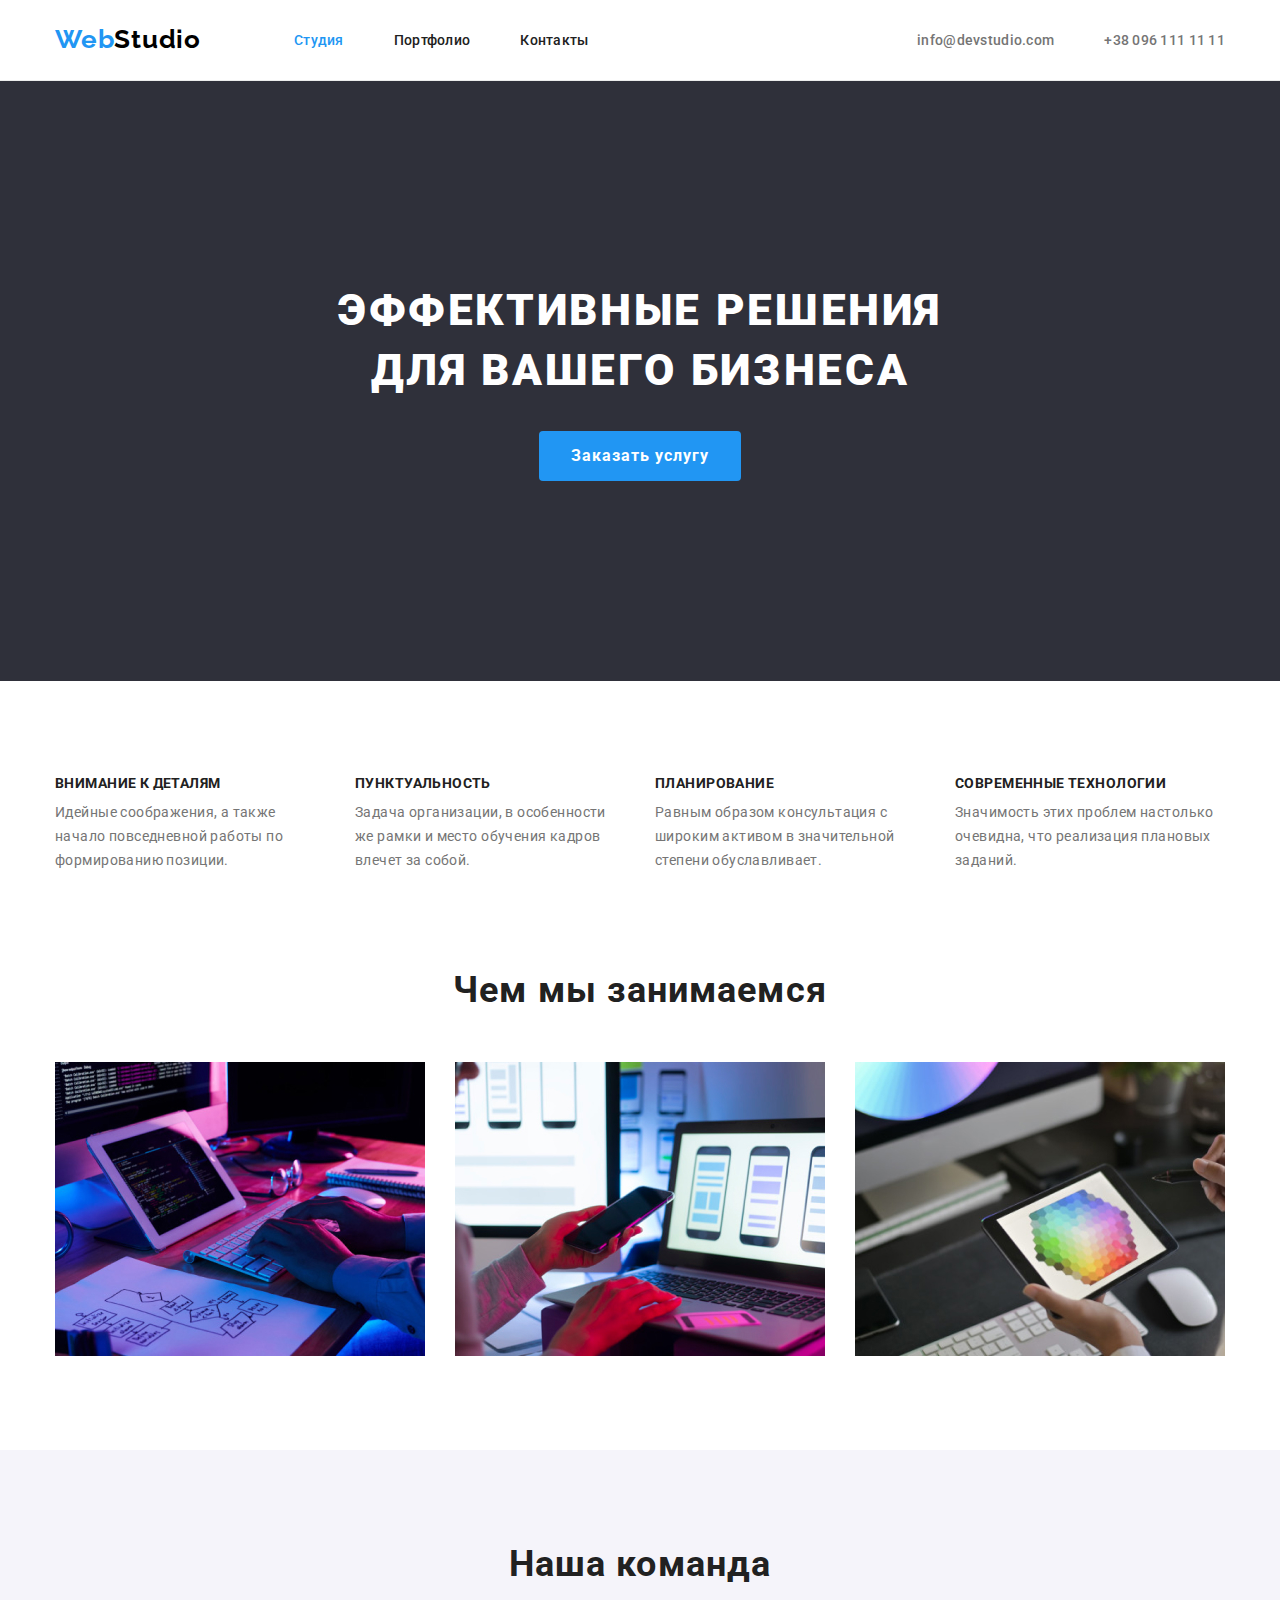
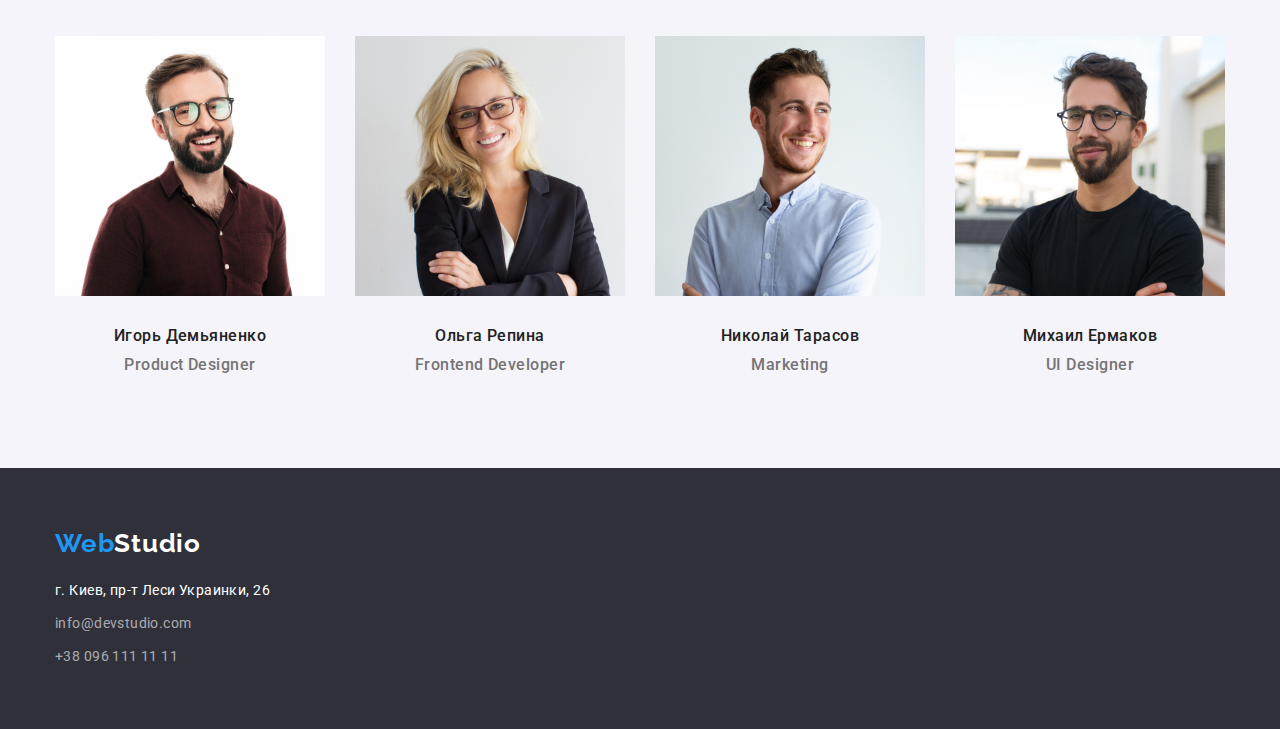
<file: index.html>
<!DOCTYPE html>
<html lang="ru">
  <head>
    <meta charset="UTF-8" />
    <meta name="viewport" content="width=device-width, initial-scale=1.0" />
    <title>WebStudio</title>
    <!--1-внешняя сылка на нормализацию стилей -->
    <link rel="stylesheet"
    href=https://cdnjs.cloudflare.com/ajax/libs/modern-normalize/1.0.0/modern-normalize.css>
    <!--2-внешняя ссылка на стили шрифтов Google-->
    <link rel="preconnect" href="https://fonts.gstatic.com" />
    <link
      href="https://fonts.googleapis.com/css2?family=Raleway:wght@700&family=Roboto:wght@400;500;700;900&display=swap"
      rel="stylesheet"
    />
    <!--3-ссылка на таблицы стилей в даном проекте-->
    <link rel="stylesheet" href="./css/styles.css" />
  </head>

  <body>
      <!--------ШАПКА------->
      <header class="header">
<div class="container">
        <a class="logo" href="/"><span>Web</span>Studio </a>
        <nav class="navigation">
          <ul class="site-nav">
            <li class="list-site">
              <a class="nav nav is-current" href="#">Студия</a>
            </li>
            <li class="list-site">
              <a class="nav" href="./portfolio.html">Портфолио</a>
            </li>
            <li class="list-site">
              <a class="nav" href="#">Контакты</a>
            </li>
          </ul>
        </nav>
        <ul class="adress-header">
          <li>
            <a class="nav-mail" href="mailto:info@devstudio.com"
              >info@devstudio.com</a
            >
          </li>
          <li>
            <address>
              <a class="nav-phone" href="tel:+380961111111"
                >+38 096 111 11 11</a
              >
            </address>
          </li>
		  </ul>
		</div>
      </header>
      <main>
        <!-----секция 1 герой---------------->
        <section class="hero">
			  <div class="container">
				  <h1 class="hero-title">
            ЭФФЕКТИВНЫЕ РЕШЕНИЯ<br />ДЛЯ ВАШЕГО БИЗНЕСА
          </h1>
          <button class="btn-hero" type="button">Заказать услугу</button></div>
          
        </section>
        <!------секция 2 list список---------------->
        <section class="list">
			  <div class="container"> <h2 class="visually-hiden">Особенности</h2>
          <ul class="list-article">
            <li class="list-item">
              <h3 class="list-caption">ВНИМАНИЕ К ДЕТАЛЯМ</h3>
              <p class="text-list">
                Идейные соображения, а также начало повседневной работы по
                формированию позиции.
              </p>
            </li>
            <li class="list-item">
              <h3 class="list-caption">ПУНКТУАЛЬНОСТЬ</h3>
              <p class="text-list">
                Задача организации, в особенности же рамки и место обучения
                кадров влечет за собой.
              </p>
            </li>
            <li class="list-item">
              <h3 class="list-caption">ПЛАНИРОВАНИЕ</h3>
              <p class="text-list">
                Равным образом консультация с широким активом в значительной
                степени обуславливает.
              </p>
            </li>
            <li class="list-item">
              <h3 class="list-caption">СОВРЕМЕННЫЕ ТЕХНОЛОГИИ</h3>
              <p class="text-list">
                Значимость этих проблем настолько очевидна, что реализация
                плановых заданий.
              </p>
            </li>
          </ul></div>
         
        </section>
        <!---секция 3 work чем мы занимаемся-------------->
        <section class="work">
			  <div class="container"> <h2 class="work-caption">Чем мы занимаемся</h2>
          <ul class="work-list">
            <li class="work-img">
              <img
                src="./imaiges/box1.jpg"
                alt="Десктопные приложения"
                width="370"
                height="294"
              />
            </li>
            <li class="work-img">
              <img
                src="./imaiges/box2.jpg"
                alt="Мобильные приложения"
                width="370"
                height="294"
              />
            </li>
            <li class="work-img">
              <img
                src="./imaiges/box3.jpg"
                alt="Дизайнерские решения"
                width="370"
                height="294"
              />
            </li>
          </ul></div>
         
        </section>
        <!-----секция 4 command наша команда-------------->
        <section class="command">
			  <div class="container"> <h2 class="command-caption">Наша команда</h2>
          <ul class="command-list">
            <li class="command-article">
              <img
                class="command-img"
                src="./imaiges/Демьяненко.jpg"
                alt="молодой мужчина в очках и с бородой"
                width="270"
                height="260"
              />
              <h3 class="command-subject">Игорь Демьяненко</h3>
              <p class="command-text">Product Designer</p>
            </li>
            <li class="command-article">
              <img
                class="command-img"
                src="./imaiges/Репина.jpg"
                alt="молодая женщина в очках"
                width="270"
                height="260"
              />
              <h3 class="command-subject">Ольга Репина</h3>
              <p class="command-text">Frontend Developer</p>
            </li>
            <li class="command-article">
              <img
                class="command-img"
                src="./imaiges/Тарасов.jpg"
                alt="молодой мужчина с бородой"
                width="270"
                height="260"
              />
              <h3 class="command-subject">Николай Тарасов</h3>
              <p class="command-text">Marketing</p>
            </li>
            <li class="command-article">
              <img
                class="command-img"
                src="./imaiges/Ермаков.jpg"
                alt="молодой мужчина в очках и с бородой"
                width="270"
                height="260"
              />
              <h3 class="command-subject">Михаил Ермаков</h3>
              <p class="command-text">UI Designer</p>
            </li>
          </ul></div>
         
        </section>
      </main>
      <!-- ----------footer---------- -->
      <footer>
			<div class="container"><a class="logo-footer" href="/"><span>Web</span>Studio</a>
        <address class="footer">
          <p class="text-footer">г. Киев, пр-т Леси Украинки, 26</p>
          <p class="footer-mail">info@devstudio.com</p>
          <p class="footer-phone">+38 096 111 11 11</p>
        </address></div>
        
      </footer>
    </div>
  </body>
</html>
</file>
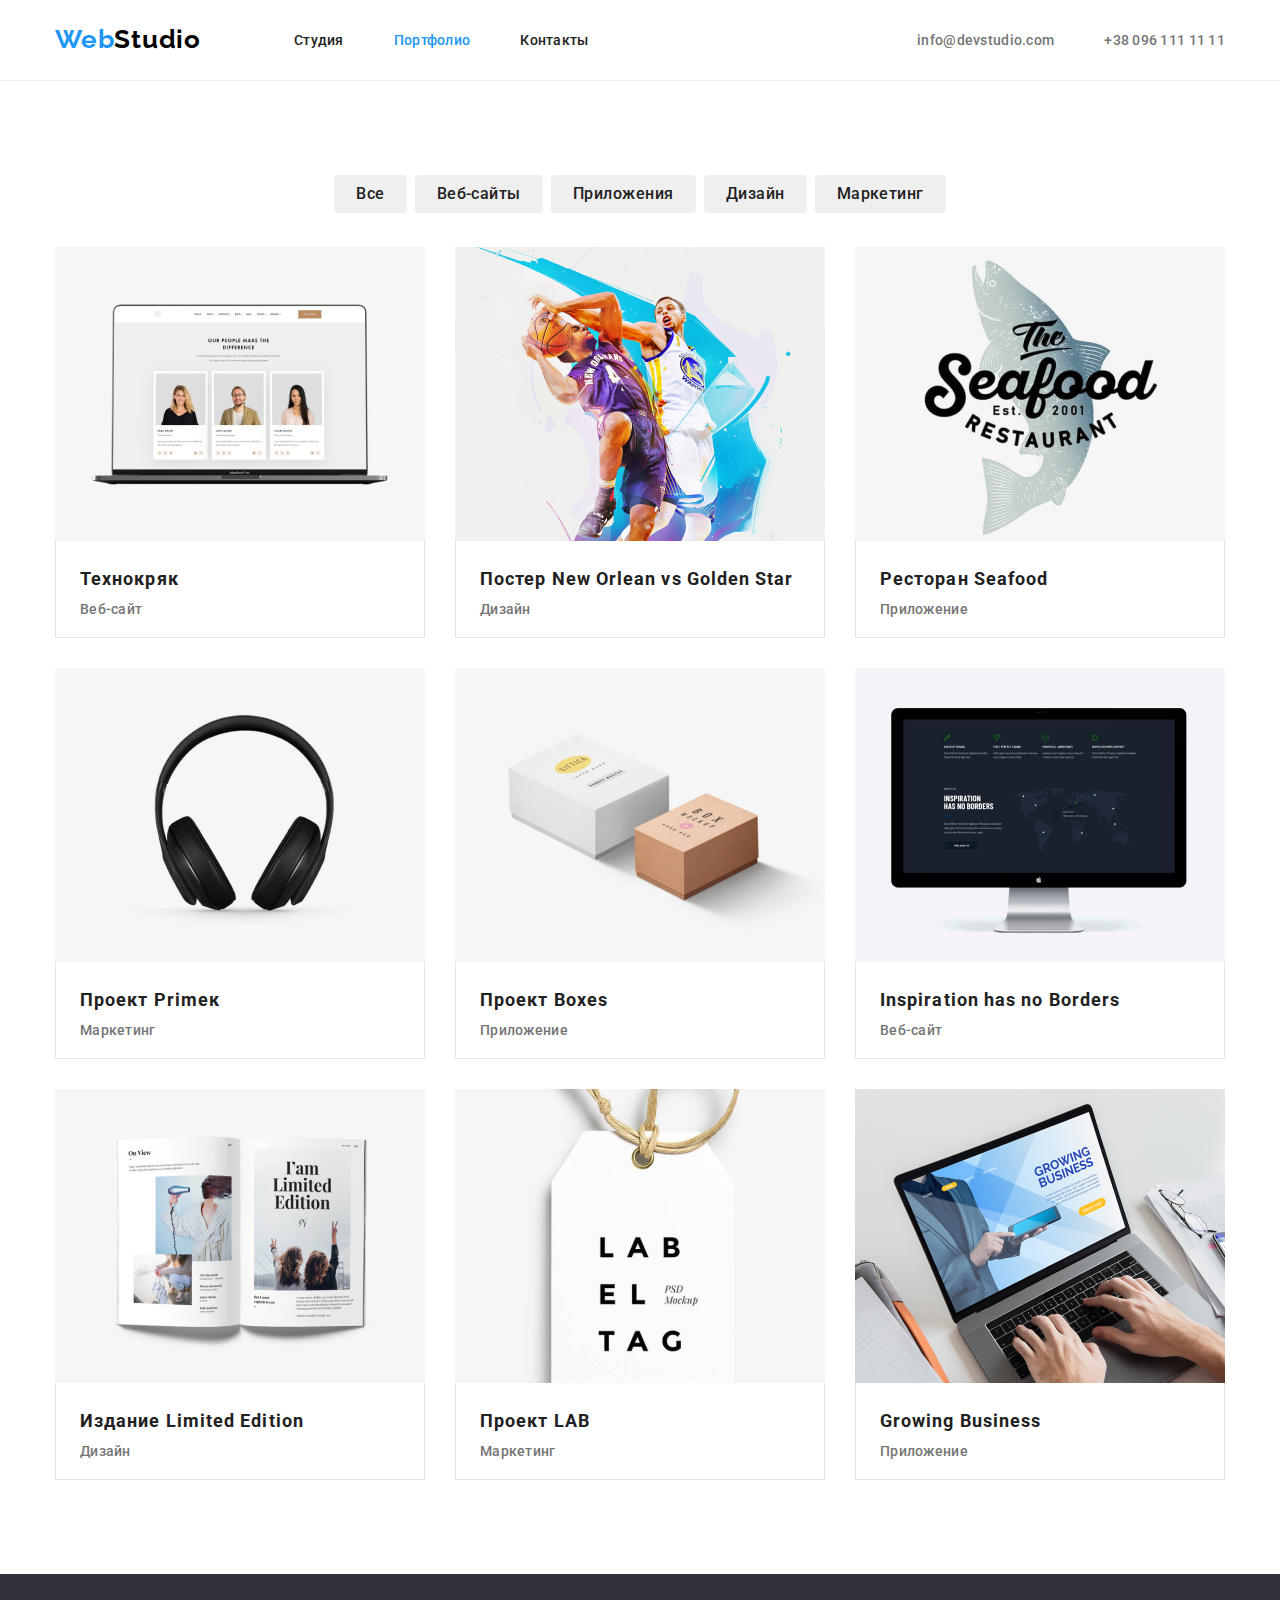
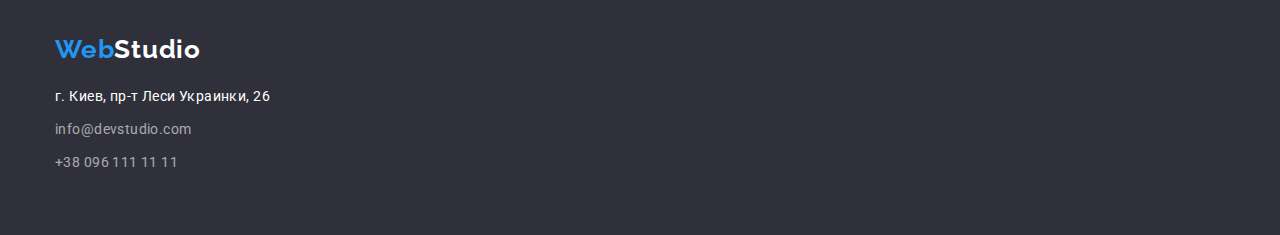
<file: portfolio.html>
<!DOCTYPE html>
<html lang="ru">
  <head>
    <meta charset="UTF-8" />
    <meta name="viewport" content="width=device-width, initial-scale=1.0" />
    <title>WebStudio</title>
    <!--1-внешняя сылка на нормализацию стилей -->
    <link rel="stylesheet"
    href=https://cdnjs.cloudflare.com/ajax/libs/modern-normalize/1.0.0/modern-normalize.css>
    <!--2-внешняя ссылка на стили шрифтов Google-->
    <link rel="preconnect" href="https://fonts.gstatic.com" />
    <link
      href="https://fonts.googleapis.com/css2?family=Raleway:wght@700&family=Roboto:wght@400;500;700;900&display=swap"
      rel="stylesheet"
    />
    <!--3-ссылка на таблицы стилей в даном проекте-->
    <link rel="stylesheet" href="./css/styles.css" />
  </head>
  <body>
      <header class="header">
			<div class="container"><a class="logo" href="/"><span>Web</span>Studio</a>
        <nav class="navigation">
          <ul class="site-nav">
            <li class="list-site">
              <a class="nav" href="./index.html">Студия</a>
            </li>
            <li class="list-site">
              <a class="nav is-current" href="#">Портфолио</a>
            </li>
            <li class="list-site">
              <a class="nav" href="#">Контакты</a>
            </li>
          </ul>
        </nav>
        <ul class="adress-header">
          <li>
            <a class="nav-mail" href="mailto:info@devstudio.com"
              >info@devstudio.com</a
            >
          </li>
          <li>
            <address>
              <a class="nav-phone" href="tel:+380961111111"
                >+38 096 111 11 11</a
              >
            </address>
          </li>
        </ul></div>
        
      </header>
      <main>
        <!-- секция единственная -->
        <section class="total">
 <!-- КНОПКИ -->
          <div class="items">
            <ul class="butons">
              <li class="button-item">
                <button class="btn" type="button">Все</button>
              </li>
              <li class="button-item">
                <button class="btn" type="button">Веб-сайты</button>
              </li>
              <li class="button-item">
                <button class="btn" type="button">Приложения</button>
              </li>
              <li class="button-item">
                <button class="btn" type="button">Дизайн</button>
              </li>
              <li class="button-item">
                <button class="btn" type="button">Маркетинг</button>
              </li>
            </ul>
			 </div>
			 
			  <div class="container">
<h1 class="visually-hiden">Наши работы</h1>
          <!-- КАРТОЧКИ -->
          <ul class="article">
            <li class="article-item">
              <img
                class="article-img"
                src="./imaiges-portfolio/технокряк.jpg"
                alt="Ноутбук с открытым сайтом"
                width="370"
                height="294"
				  />
				  <div class="item">
              <h2 class="article-caption">Технокряк</h2>
              <p class="text">Веб-сайт</p></div>
            </li>
            <li class="article-item">
              <img
                class="article-img"
                src="./imaiges-portfolio/постер.jpg"
                alt="Два соперника играют в баскетбол"
                width="370"
                height="294"
				  />
				  <div class="item">
              <h2 class="article-caption">Постер New Orlean vs Golden Star</h2>
				  <p class="text">Дизайн</p>
				</div>
            </li>
            <li class="article-item">
              <img
                class="article-img"
                src="./imaiges-portfolio/ресторан.jpg"
                alt="Эмблема ресторана"
                width="370"
                height="294"
				  />
				  <div class="item">
              <h2 class="article-caption">Ресторан Seafood</h2>
				  <p class="text">Приложение</p>
				</div>
            </li>
            <li class="article-item">
              <img
                class="article-img"
                src="./imaiges-portfolio/prime.jpg"
                alt="Беспроводные наушники"
                width="370"
                height="294"
				  />
				  <div class="item">
              <h2 class="article-caption">Проект Primeк</h2>
				  <p class="text">Маркетинг</p>
				</div>
            </li>
            <li class="article-item">
              <img
                class="article-img"
                src="./imaiges-portfolio/boxes.jpg"
                alt="Две коробки"
                width="370"
                height="294"
				  />
				  <div class="item">
              <h2 class="article-caption">Проект Boxes</h2>
              <p class="text">Приложение</p></div>
            </li>
            <li class="article-item">
              <img
                class="article-img"
                src="./imaiges-portfolio/no-Borders.jpg"
                alt="Монитор компьютера"
                width="370"
                height="294"
              /><div class="item">
              <h2 class="article-caption">Inspiration has no Borders</h2>
              <p class="text">Веб-сайт</p></div>
            </li>
            <li class="article-item">
              <img
                class="article-img"
                src="./imaiges-portfolio/Limited-Edition.jpg"
                alt="Раскрытый журнал"
                width="370"
                height="294"
              /><div class="item">
              <h2 class="article-caption">Издание Limited Edition</h2>
              <p class="text">Дизайн</p></div>
            </li>
            <li class="article-item">
              <img
                class="article-img"
                src="./imaiges-portfolio/LAB.png"
                alt="Бирка проекта"
                width="370"
                height="294"
              /><div class="item">
              <h2 class="article-caption">Проект LAB</h2>
              <p class="text">Маркетинг</p></div>
            </li>
            <li class="article-item">
              <img
                class="article-img"
                src="./imaiges-portfolio/Growing-Business.jpg"
                alt="Ноутбук с заглавной страницей сайта"
                width="370"
                height="294"
              /><div class="item">
              <h2 class="article-caption">Growing Business</h2>
              <p class="text">Приложение</p></div>
            </li>
          </ul>
			  </div>
          
        </section>
      </main>
      <footer>
			<div class="container"><a class="logo-footer" href="/"><span>Web</span>Studio</a>
        <address class="footer">
          <p class="text-footer">г. Киев, пр-т Леси Украинки, 26</p>
          <p class="footer-mail">info@devstudio.com</p>
          <p class="footer-phone">+38 096 111 11 11</p>
        </address></div>
        
      </footer>
    </div>
  </body>
</html>
</file>
<file: css/styles.css>
/*-----------Переменные цвета---*/
:root {
  --accent-color: #2196f3;
  --text-color: #757575;
  --basic-color: #212121;
  --active-color: #ffffff;
  --hero-color: #2f303a;
}
/*-шрифт на все кроме ссылок и кнопок*/
body {
  /* max-width: 1600px; */
  font-family: Roboto, sans-serif;
  font-style: normal;
  font-size: 14px;
  font-weight: 500;
  line-height: 1.142;
  letter-spacing: 0.02em;
  text-align: left;
}
/*- обнуляем отступы*/
*,
*::before,
*::after {
  margin: 0;
  padding: 0;
}
img {
  display: block;
}

/*убираем декор у ссылок и у списков*/
a {
  text-decoration: none;
  color: var(--basic-color);
}
li {
  list-style-type: none;
}
/* контейнер для всех секций */
.container {
  width: 1200px;
  padding-left: 15px;
  padding-right: 15px;
  margin: 0 auto;
}
/* ---ШАПКА----*/
.header {
  border-bottom: 1px solid #ececec;
  padding-top: 24px;
  padding-bottom: 25px;
}
.header .container {
  display: flex;
  align-items: center;
}
.logo {
  margin-right: 93px;
}
.navigation {
  display: flex;
  align-items: center;
}

.site-nav {
  display: flex;
  align-items: center;
}
.list-site:not(:last-child) {
  margin-right: 50px;
}
.adress-header {
  display: flex;
  align-items: center;
  margin-left: auto;
}
.nav-mail {
  margin-right: 50px;
}

.logo {
  font-family: Raleway, sans-serif;
  font-style: normal;
  font-weight: 700;
  font-size: 26px;
  line-height: 1.192;
  letter-spacing: 0.03em;
  color: #000000;
}
.logo-footer {
  font-family: Raleway, sans-serif;
  font-style: normal;
  font-weight: 700;
  font-size: 26px;
  line-height: 1.192;
  letter-spacing: 0.03em;
  color: var(--active-color);
}
span {
  color: var(--accent-color);
}
.nav.is-current {
  color: var(--accent-color);
}
.nav:hover,
.nav:focus {
  color: var(--accent-color);
}
.nav-mail,
.nav-phone {
  font-style: normal;
  color: var(--text-color);
}
.nav-mail:hover {
  color: var(--accent-color);
}
.nav-mail:focus {
  color: var(--accent-color);
}
.nav-phone:hover {
  color: var(--accent-color);
}
.nav-phone:focus {
  color: var(--accent-color);
}
/*--секция 1 ГЕРОЙ--*/
.hero {
  background-color: var(--hero-color);
  height: 600px;
  text-align: center;
  padding-top: 200px;
  padding-bottom: 200px;
}
.hero-title {
  font-weight: 900;
  font-size: 44px;
  line-height: 1.363;
  letter-spacing: 0.06em;
  text-transform: uppercase;
  color: var(--active-color);
  min-width: 696px;
  padding-bottom: 30px;
}
.btn-hero {
  border: 0;
  padding: 10px 32px;
  min-width: 73px;
  font-weight: 700;
  font-size: 16px;
  line-height: 1.875;
  letter-spacing: 0.06em;
  color: var(--active-color);
  background-color: var(--accent-color);
  border-radius: 4px;
  cursor: pointer;
}
/*--секция 2 список--*/
/* ----------прячем заголовок---------- */
.visually-hiden {
  position: absolute;
  clip: rect(0 0 0 0);
  width: 1px;
  height: 1px;
  margin: -1px;
}
.list {
  display: flex;
  align-items: center;
  padding-top: 94px;
  padding-bottom: 94px;
}
.list-article {
  display: flex;
}
.list-item:not(:last-child) {
  margin-right: 30px;
}
.list-item {
  width: 270px;
  height: 101px;
}
.list-caption {
  font-weight: 700;
  font-size: 14px;
  letter-spacing: 0.03em;
  text-transform: uppercase;
  color: var(--basic-color);
  margin-bottom: 10px;
}
.text-list {
  font-style: normal;
  font-weight: 400;
  font-size: 14px;
  line-height: 1.714;
  letter-spacing: 0.03em;
  color: var(--text-color);
}
/*--секция 3 --*/
.work {
  padding-bottom: 94px;
}
.work-list {
  display: flex;
  align-items: center;
}
.work-img:not(:last-child) {
  margin-right: 30px;
}

.work-caption,
.command-caption {
  font-style: normal;
  font-weight: 700;
  font-size: 36px;
  line-height: 1.166;
  text-align: center;
  letter-spacing: 0.03em;
  color: var(--basic-color);
  margin-bottom: 50px;
}
/* ------секция 4--------------- */
.command {
  padding-bottom: 94px;
  padding-top: 94px;
  background-color: #f5f4fa;
}
.command-list {
  display: flex;
  align-items: center;
  text-align: center;
}
.command-article:not(:last-child) {
  margin-right: 30px;
}
.command-subject {
  font-weight: 500;
  font-size: 16px;
  line-height: 1.187;
  text-align: center;
  letter-spacing: 0.03em;
  color: var(--basic-color);
  margin-top: 30px;
  margin-bottom: 10px;
}
.command-text {
  font-style: normal;
  font-weight: 400l;
  font-size: 16px;
  line-height: 1.187;
  text-align: center;
  letter-spacing: 0.03em;
  color: var(--text-color);
}
/*--footer--*/
footer {
  display: block;
  background-color: var(--hero-color);
  padding-bottom: 60px;
  padding-top: 60px;
  margin: 0 auto;
}
.logo-footer {
  display: block;
  margin-bottom: 20px;
}
.text-footer {
  font-style: normal;
  font-weight: 400;
  font-size: 14px;
  line-height: 1.714;
  letter-spacing: 0.03em;
  color: var(--active-color);
  margin-bottom: 9px;
}
.footer-mail,
.footer-phone {
  font-style: normal;
  font-weight: 400;
  font-size: 14px;
  line-height: 1.714;
  letter-spacing: 0.03em;
  color: rgba(255, 255, 255, 0.6);
}
.footer-mail {
  margin-bottom: 9px;
}
/* СТИЛИ ДЛЯ ПОРТФОЛИО */
/* --------кнопки--------- */
.total {
  align-items: center;
  padding-top: 94px;
  padding-bottom: 94px;
}
.items {
  margin-bottom: 34px;
}

.butons {
  display: flex;
  justify-content: center;
  align-items: flex-start;
}
.button-item:not(:last-child) {
  margin-right: 8px;
}
.btn {
  border: 0;
  font-size: 16px;
  font-weight: 500;
  line-height: 1.625;
  letter-spacing: 0.03em;
  color: var(--basic-color);
  padding: 6px 22px;
  height: 38px;
  border-radius: 4px;
  cursor: pointer;
}
.btn:hover,
.btn:focus {
  color: var(--active-color);
  background-color: var(--accent-color);
}
/* ------карточки----------- */
.article {
  display: flex;
  flex-wrap: wrap;
  margin-top: -30px;
  margin-left: -30px;
}
.article-item {
  margin-left: 30px;
  margin-top: 30px;
  flex-basis: calc(100% / 3-33px);
}
.item {
  padding: 20px 24px;
  border: 1px solid #eae2e2;
  border-top: none;
}
.article-caption {
  font-weight: 700;
  font-size: 18px;
  line-height: 2;
  letter-spacing: 0.06em;
  color: var(--basic-color);
  padding-bottom: 4px;
}
.text {
  color: var(--text-color);
}
</file>
